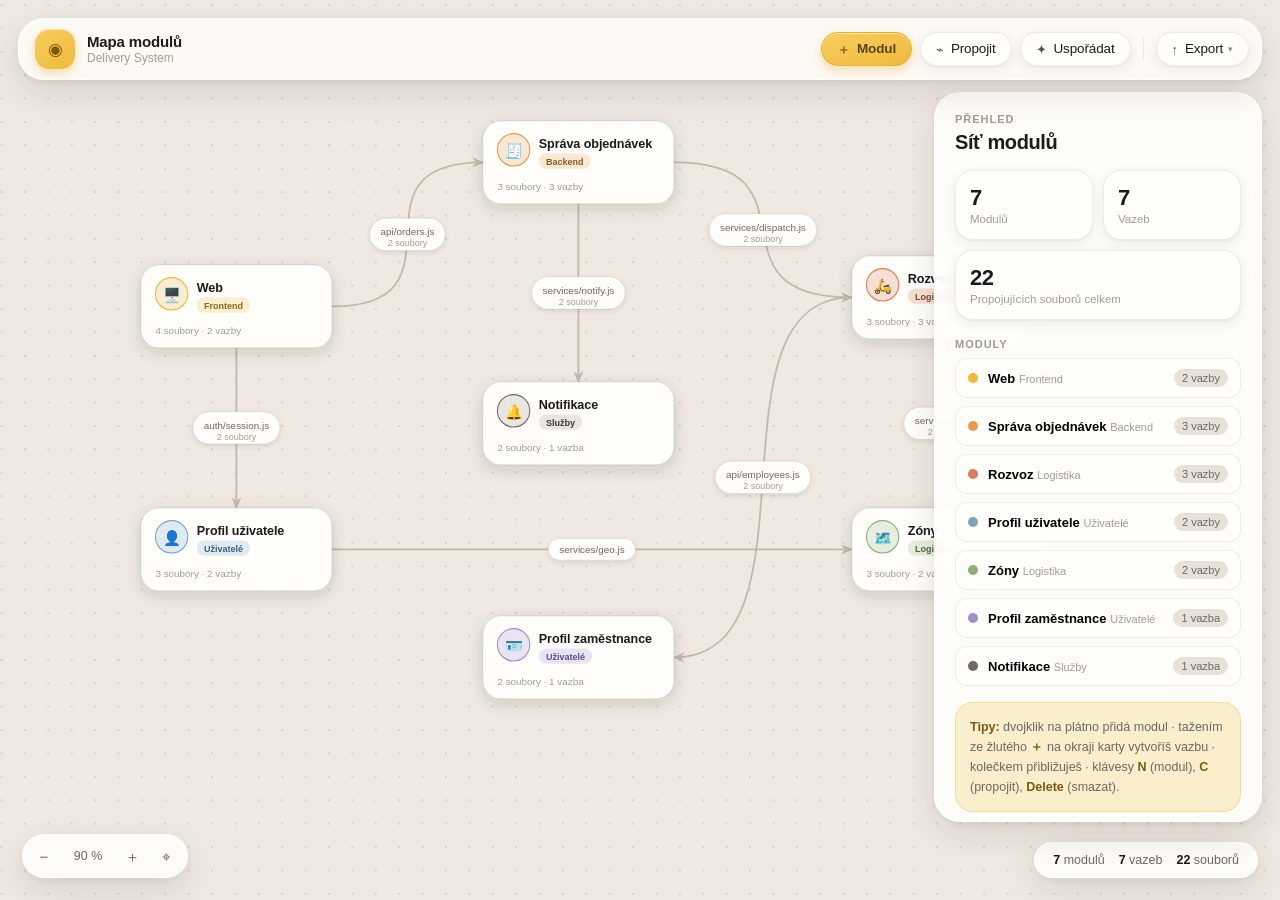
<file: index.html>
<!DOCTYPE html>
<html lang="cs">
<head>
  <meta charset="UTF-8">
  <meta http-equiv="refresh" content="0; url=./module-map/">
  <title>Mapa modulů · Delivery System</title>
  <link rel="canonical" href="./module-map/">
  <style>
    body {
      font-family: -apple-system, BlinkMacSystemFont, "Segoe UI", sans-serif;
      background: #EFE9E2; color: #1C1B19;
      display: grid; place-items: center; height: 100vh; margin: 0;
    }
  </style>
</head>
<body>
  <p>Přesměrování na <a href="./module-map/">Mapu modulů</a>…</p>
  <script>location.replace('./module-map/');</script>
</body>
</html>
</file>
<file: module-map/css/style.css>
/* ============================================================
   Mapa modulů — Apple-inspired, teplá krémová paleta
   ============================================================ */

:root {
  --bg:          #EFE9E2;
  --bg-deep:     #E8E1D8;
  --dot:         #D8CFC3;
  --card:        #FFFEFB;
  --card-soft:   #FBF8F3;
  --ink:         #1C1B19;
  --ink-2:       #6E6862;
  --ink-3:       #A39C93;
  --hairline:    rgba(28, 27, 25, 0.08);
  --accent:      #EFB93C;
  --accent-deep: #D99F1B;
  --accent-soft: #FAEECD;
  --danger:      #D9634E;
  --danger-soft: #F8E3DE;

  --shadow-sm: 0 1px 2px rgba(46, 38, 24, .05), 0 4px 14px rgba(46, 38, 24, .07);
  --shadow-md: 0 2px 6px rgba(46, 38, 24, .06), 0 12px 34px rgba(46, 38, 24, .12);
  --shadow-lg: 0 4px 10px rgba(46, 38, 24, .07), 0 24px 60px rgba(46, 38, 24, .16);

  --r-lg: 26px;
  --r-md: 18px;
  --r-sm: 12px;

  --font: -apple-system, BlinkMacSystemFont, "SF Pro Text", "Segoe UI",
          Roboto, "Helvetica Neue", Arial, sans-serif;
}

* { margin: 0; padding: 0; box-sizing: border-box; }

html, body { height: 100%; }

body {
  font-family: var(--font);
  background: var(--bg);
  color: var(--ink);
  overflow: hidden;
  -webkit-font-smoothing: antialiased;
}

#app { height: 100vh; position: relative; }

/* ------------------------------------------------------------
   Horní lišta
   ------------------------------------------------------------ */
.topbar {
  position: absolute;
  top: 18px; left: 18px; right: 18px;
  z-index: 40;
  display: flex;
  align-items: center;
  justify-content: space-between;
  gap: 16px;
  padding: 10px 12px 10px 16px;
  background: rgba(255, 254, 251, 0.82);
  backdrop-filter: blur(22px) saturate(1.4);
  -webkit-backdrop-filter: blur(22px) saturate(1.4);
  border: 1px solid rgba(255, 255, 255, 0.7);
  border-radius: var(--r-lg);
  box-shadow: var(--shadow-md);
}

.brand { display: flex; align-items: center; gap: 12px; }

.brand-icon {
  width: 40px; height: 40px;
  display: grid; place-items: center;
  font-size: 17px;
  color: #7A5A10;
  background: linear-gradient(145deg, #F7CE5E, var(--accent));
  border-radius: 14px;
  box-shadow: inset 0 1px 0 rgba(255,255,255,.55), 0 4px 10px rgba(217,159,27,.35);
}

.brand-text { display: flex; flex-direction: column; line-height: 1.2; }
.brand-text strong { font-size: 15px; letter-spacing: -.01em; }
.brand-text span { font-size: 12px; color: var(--ink-3); }

.topbar-actions { display: flex; align-items: center; gap: 8px; }

.divider { width: 1px; height: 24px; background: var(--hairline); margin: 0 4px; }

/* Tlačítka */
.btn {
  display: inline-flex;
  align-items: center;
  gap: 7px;
  padding: 9px 15px;
  font: 500 13.5px/1 var(--font);
  letter-spacing: -.01em;
  color: var(--ink);
  background: var(--card);
  border: 1px solid var(--hairline);
  border-radius: 999px;
  cursor: pointer;
  box-shadow: var(--shadow-sm);
  transition: transform .12s ease, box-shadow .12s ease, background .12s ease;
  user-select: none;
  white-space: nowrap;
}
.btn:hover { transform: translateY(-1px); box-shadow: var(--shadow-md); }
.btn:active { transform: translateY(0) scale(.97); }
.btn-ico { font-size: 13px; opacity: .75; }
.chev { font-size: 9px; opacity: .5; margin-left: -2px; }

.btn-primary {
  background: linear-gradient(160deg, #F8CE60, var(--accent));
  border-color: rgba(217,159,27,.5);
  color: #5C420A;
  font-weight: 600;
  box-shadow: 0 4px 12px rgba(217,159,27,.35), inset 0 1px 0 rgba(255,255,255,.45);
}

.btn.active {
  background: var(--ink);
  color: #FFF6E3;
  border-color: var(--ink);
}
.btn.active .btn-ico { opacity: 1; }

/* Rozbalovací menu */
.menu-wrap { position: relative; }

.menu {
  position: absolute;
  top: calc(100% + 10px);
  right: 0;
  min-width: 230px;
  padding: 6px;
  background: rgba(255, 254, 251, 0.94);
  backdrop-filter: blur(22px);
  -webkit-backdrop-filter: blur(22px);
  border: 1px solid rgba(255,255,255,.7);
  border-radius: var(--r-md);
  box-shadow: var(--shadow-lg);
  z-index: 60;
}
.menu.hidden { display: none; }

.menu button {
  display: flex;
  flex-direction: column;
  gap: 2px;
  width: 100%;
  padding: 9px 12px;
  text-align: left;
  font-family: var(--font);
  background: none;
  border: 0;
  border-radius: var(--r-sm);
  cursor: pointer;
}
.menu button:hover { background: var(--accent-soft); }
.menu button b { font-size: 13.5px; font-weight: 600; color: var(--ink); }
.menu button span { font-size: 11.5px; color: var(--ink-3); }
.menu-sep { height: 1px; margin: 6px 8px; background: var(--hairline); }

/* ------------------------------------------------------------
   Plátno
   ------------------------------------------------------------ */
#canvas-wrap {
  position: absolute;
  inset: 0;
  background-color: var(--bg);
  background-image: radial-gradient(circle, var(--dot) 1.3px, transparent 1.3px);
  background-size: 26px 26px;
  overflow: hidden;
  cursor: grab;
}
#canvas-wrap.panning { cursor: grabbing; }
#canvas-wrap.connecting { cursor: crosshair; }

#canvas { width: 100%; height: 100%; display: block; }

/* SVG prvky */
.node { cursor: grab; }
.node:active { cursor: grabbing; }
.node .port { opacity: 0; transition: opacity .15s ease; cursor: crosshair; }
.node:hover .port, .node.selected .port { opacity: 1; }
.node.drop-target rect.node-body { stroke: var(--accent-deep); stroke-width: 2.5; }

.edge-hit { cursor: pointer; }

/* Nápověda pro propojování */
.connect-hint {
  position: absolute;
  bottom: 92px;
  left: 50%;
  transform: translateX(-50%);
  padding: 10px 18px;
  font-size: 13px;
  color: #5C420A;
  background: rgba(250, 238, 205, .95);
  backdrop-filter: blur(14px);
  border: 1px solid rgba(217,159,27,.35);
  border-radius: 999px;
  box-shadow: var(--shadow-md);
  z-index: 30;
  animation: rise .25s ease;
}
.connect-hint.hidden { display: none; }

/* Zoom ovládání */
.zoom-pill {
  position: absolute;
  left: 22px;
  bottom: 22px;
  z-index: 30;
  display: flex;
  align-items: center;
  gap: 2px;
  padding: 5px;
  background: rgba(255, 254, 251, 0.85);
  backdrop-filter: blur(18px);
  border: 1px solid rgba(255,255,255,.7);
  border-radius: 999px;
  box-shadow: var(--shadow-md);
}
.zoom-pill button {
  width: 32px; height: 32px;
  font: 500 15px/1 var(--font);
  color: var(--ink-2);
  background: none;
  border: 0;
  border-radius: 999px;
  cursor: pointer;
}
.zoom-pill button:hover { background: var(--accent-soft); color: var(--ink); }
#zoom-label {
  min-width: 52px;
  text-align: center;
  font-size: 12.5px;
  font-variant-numeric: tabular-nums;
  color: var(--ink-2);
}

/* Statistiky */
.stats-pill {
  position: absolute;
  right: 22px;
  bottom: 22px;
  z-index: 30;
  display: flex;
  gap: 14px;
  padding: 10px 18px;
  font-size: 12.5px;
  color: var(--ink-2);
  background: rgba(255, 254, 251, 0.85);
  backdrop-filter: blur(18px);
  border: 1px solid rgba(255,255,255,.7);
  border-radius: 999px;
  box-shadow: var(--shadow-md);
}
.stats-pill b { color: var(--ink); font-weight: 600; }

/* ------------------------------------------------------------
   Postranní panel
   ------------------------------------------------------------ */
#sidebar {
  position: absolute;
  top: 92px;
  right: 18px;
  bottom: 78px;
  width: 328px;
  z-index: 35;
  overflow-y: auto;
  padding: 20px;
  background: rgba(255, 254, 251, 0.88);
  backdrop-filter: blur(24px) saturate(1.4);
  -webkit-backdrop-filter: blur(24px) saturate(1.4);
  border: 1px solid rgba(255,255,255,.7);
  border-radius: var(--r-lg);
  box-shadow: var(--shadow-md);
  scrollbar-width: thin;
  scrollbar-color: var(--dot) transparent;
}

.panel-kicker {
  font-size: 11px;
  font-weight: 600;
  letter-spacing: .09em;
  text-transform: uppercase;
  color: var(--ink-3);
  margin-bottom: 6px;
}

.panel-title {
  font-size: 20px;
  font-weight: 700;
  letter-spacing: -.02em;
  margin-bottom: 16px;
  display: flex;
  align-items: center;
  gap: 10px;
}
.panel-title .emoji { font-size: 22px; }

/* Statistické karty (jako na dashboardu) */
.stat-grid {
  display: grid;
  grid-template-columns: 1fr 1fr;
  gap: 10px;
  margin-bottom: 18px;
}
.stat-card {
  padding: 14px;
  background: var(--card);
  border: 1px solid var(--hairline);
  border-radius: var(--r-md);
  box-shadow: var(--shadow-sm);
}
.stat-card .num { font-size: 22px; font-weight: 700; letter-spacing: -.02em; }
.stat-card .lbl { font-size: 11.5px; color: var(--ink-3); margin-top: 2px; }
.stat-card.wide { grid-column: 1 / -1; }

/* Formuláře */
.field { margin-bottom: 14px; }
.field label {
  display: block;
  font-size: 11.5px;
  font-weight: 600;
  color: var(--ink-2);
  margin-bottom: 6px;
  letter-spacing: .01em;
}

.field input[type="text"],
.field textarea {
  width: 100%;
  padding: 10px 12px;
  font: 400 13.5px/1.45 var(--font);
  color: var(--ink);
  background: var(--card);
  border: 1px solid var(--hairline);
  border-radius: var(--r-sm);
  outline: none;
  transition: border-color .15s, box-shadow .15s;
  resize: vertical;
}
.field input:focus, .field textarea:focus {
  border-color: var(--accent);
  box-shadow: 0 0 0 3px rgba(239, 185, 60, .22);
}
.field textarea { min-height: 66px; }
.field .hint { font-size: 11px; color: var(--ink-3); margin-top: 5px; }

.field-row { display: flex; gap: 10px; }
.field-row .field { flex: 1; }

/* Výběr barvy */
.swatches { display: flex; gap: 8px; flex-wrap: wrap; }
.swatch {
  width: 26px; height: 26px;
  border-radius: 999px;
  border: 2px solid transparent;
  cursor: pointer;
  transition: transform .12s ease;
  box-shadow: inset 0 1px 2px rgba(255,255,255,.4), 0 1px 3px rgba(46,38,24,.2);
}
.swatch:hover { transform: scale(1.15); }
.swatch.selected {
  border-color: var(--ink);
  box-shadow: 0 0 0 2px var(--card), 0 1px 3px rgba(46,38,24,.3);
}

/* Seznamy vazeb / modulů */
.link-list { display: flex; flex-direction: column; gap: 8px; margin-bottom: 14px; }

.link-item {
  display: flex;
  align-items: center;
  gap: 10px;
  padding: 10px 12px;
  background: var(--card);
  border: 1px solid var(--hairline);
  border-radius: var(--r-sm);
  cursor: pointer;
  transition: transform .12s ease, box-shadow .12s ease;
  text-align: left;
  font-family: var(--font);
  width: 100%;
}
.link-item:hover { transform: translateY(-1px); box-shadow: var(--shadow-sm); }

.link-item .dot {
  width: 10px; height: 10px;
  border-radius: 999px;
  flex-shrink: 0;
}
.link-item .li-main { flex: 1; min-width: 0; }
.link-item .li-title {
  font-size: 13px; font-weight: 600;
  overflow: hidden; text-overflow: ellipsis; white-space: nowrap;
}
.link-item .li-sub {
  font-size: 11px; color: var(--ink-3);
  overflow: hidden; text-overflow: ellipsis; white-space: nowrap;
}
.link-item .li-badge {
  font-size: 11px;
  color: var(--ink-2);
  background: var(--bg-deep);
  padding: 3px 8px;
  border-radius: 999px;
  flex-shrink: 0;
}

/* Hlavička vazby */
.edge-head {
  display: flex;
  align-items: center;
  gap: 8px;
  padding: 12px;
  margin-bottom: 16px;
  background: var(--card);
  border: 1px solid var(--hairline);
  border-radius: var(--r-md);
  box-shadow: var(--shadow-sm);
}
.edge-head .node-chip {
  flex: 1;
  min-width: 0;
  display: flex;
  align-items: center;
  gap: 7px;
  font-size: 12.5px;
  font-weight: 600;
  overflow: hidden;
}
.edge-head .node-chip span {
  overflow: hidden; text-overflow: ellipsis; white-space: nowrap;
}
.edge-head .arrow { color: var(--accent-deep); font-size: 15px; flex-shrink: 0; }
.edge-head .dot { width: 9px; height: 9px; border-radius: 99px; flex-shrink: 0; }

/* Akční tlačítka v panelu */
.panel-actions {
  display: flex;
  gap: 8px;
  margin-top: 18px;
  padding-top: 16px;
  border-top: 1px solid var(--hairline);
}
.panel-actions .btn { flex: 1; justify-content: center; }

.btn-danger {
  background: var(--danger-soft);
  color: #99311F;
  border-color: rgba(217,99,78,.3);
}
.btn-danger:hover { background: #F5D6CF; }

.btn-ghost { background: var(--card-soft); }

.empty-tip {
  margin-top: 16px;
  padding: 14px;
  font-size: 12.5px;
  line-height: 1.6;
  color: var(--ink-2);
  background: var(--accent-soft);
  border: 1px solid rgba(217,159,27,.25);
  border-radius: var(--r-md);
}
.empty-tip b { color: #7A5A10; }

.section-label {
  font-size: 11px;
  font-weight: 600;
  letter-spacing: .09em;
  text-transform: uppercase;
  color: var(--ink-3);
  margin: 18px 0 8px;
}

/* ------------------------------------------------------------
   Toast
   ------------------------------------------------------------ */
#toast-wrap {
  position: absolute;
  top: 92px;
  left: 50%;
  transform: translateX(-50%);
  z-index: 80;
  display: flex;
  flex-direction: column;
  gap: 8px;
  pointer-events: none;
}
.toast {
  padding: 11px 20px;
  font-size: 13px;
  font-weight: 500;
  color: var(--ink);
  background: rgba(255, 254, 251, 0.95);
  backdrop-filter: blur(16px);
  border: 1px solid rgba(255,255,255,.7);
  border-radius: 999px;
  box-shadow: var(--shadow-md);
  animation: rise .3s cubic-bezier(.2, .9, .3, 1.2);
}
.toast.out { animation: fall .3s ease forwards; }

@keyframes rise { from { opacity: 0; transform: translateY(10px) scale(.95); } }
@keyframes fall { to { opacity: 0; transform: translateY(-8px) scale(.96); } }

/* Menší obrazovky */
@media (max-width: 900px) {
  #sidebar { width: 290px; }
  .topbar { flex-wrap: wrap; }
}
</file>
